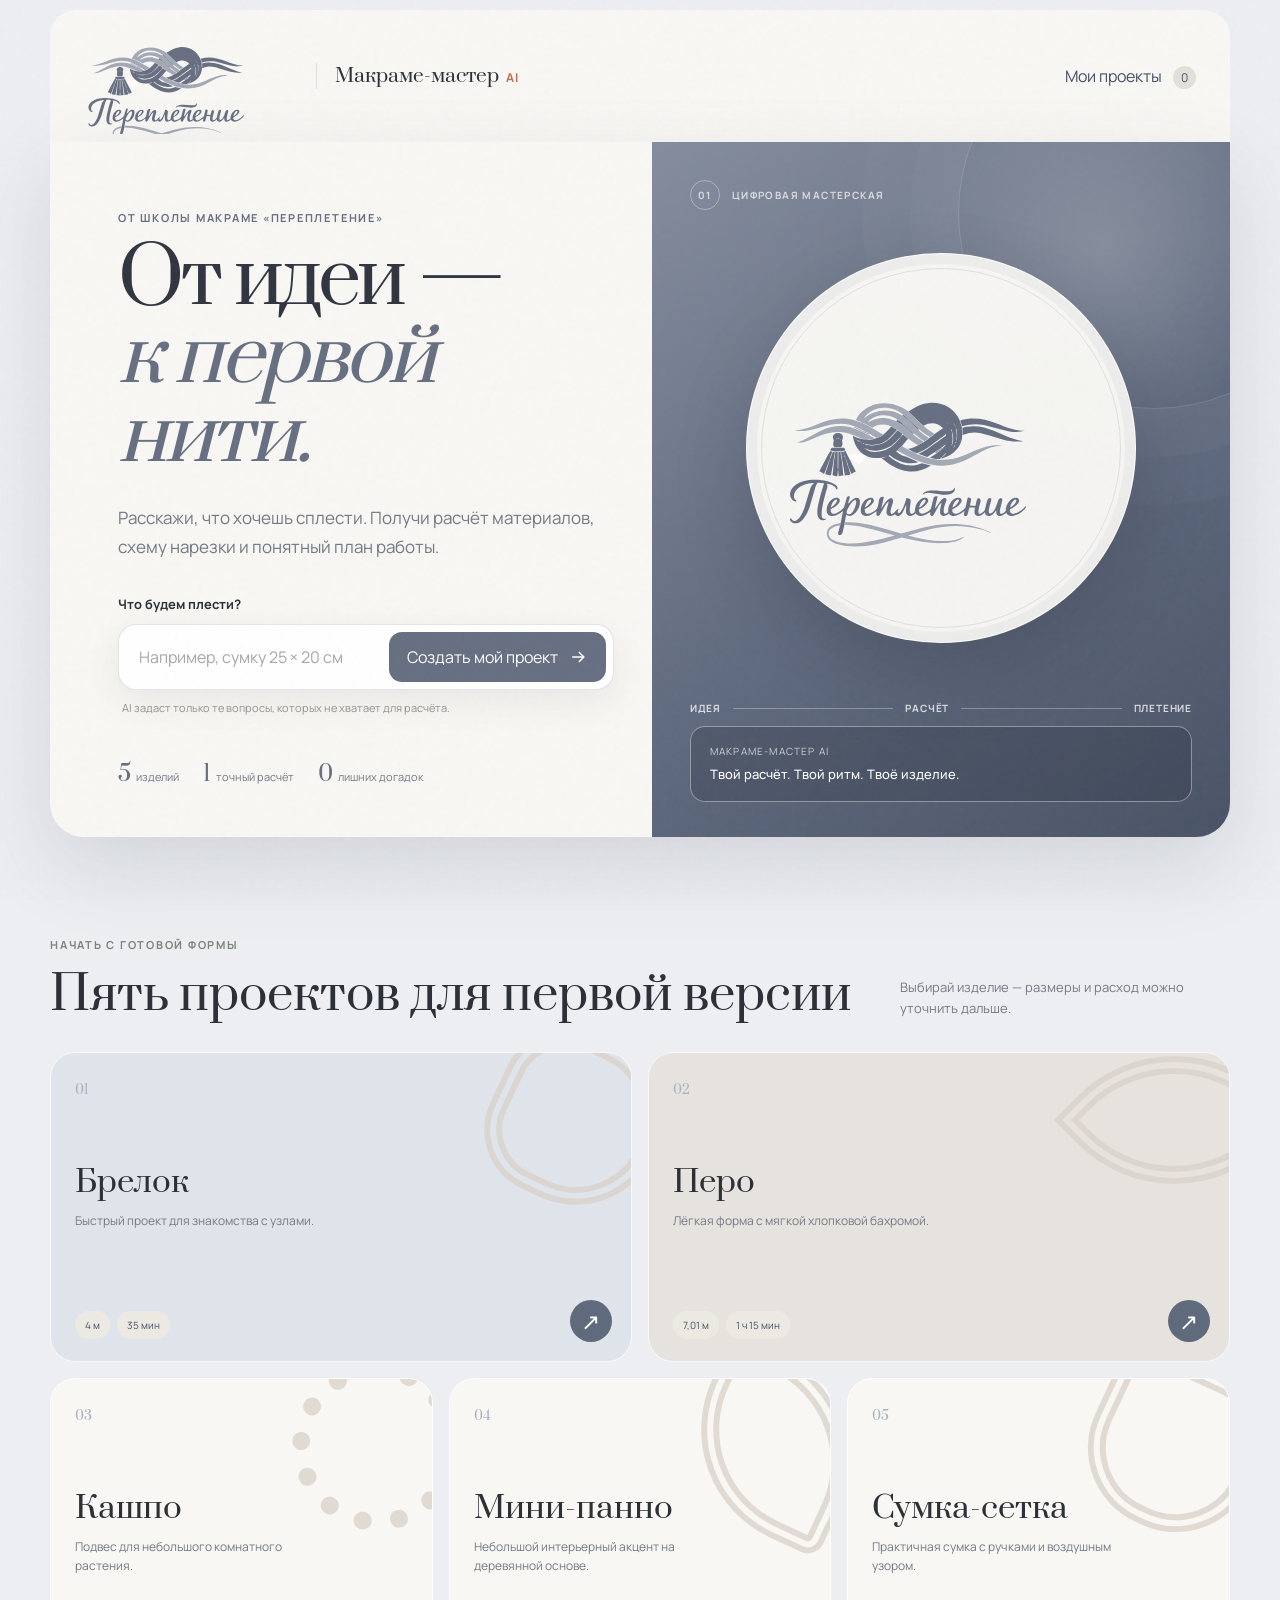
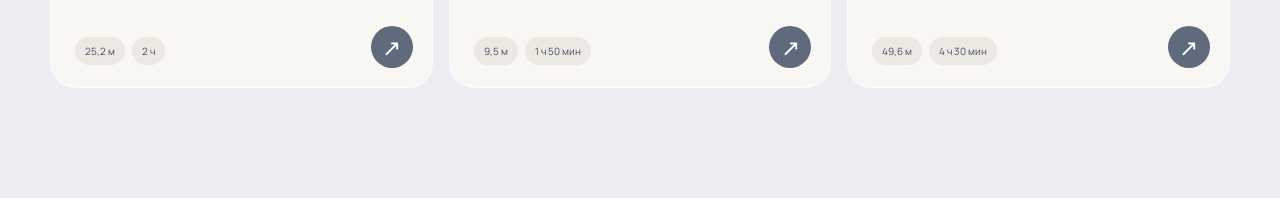
<file: index.html>
<!doctype html>
<html lang="ru">
<head>
  <meta charset="UTF-8" />
  <meta name="viewport" content="width=device-width, initial-scale=1" />
  <meta name="theme-color" content="#f4f1ec" />
  <title>Макраме-мастер AI</title>
  <link rel="preconnect" href="https://fonts.googleapis.com" />
  <link rel="preconnect" href="https://fonts.gstatic.com" crossorigin />
  <link href="https://fonts.googleapis.com/css2?family=Manrope:wght@400;500;600;700&family=Prata&display=swap" rel="stylesheet" />
  <link rel="stylesheet" href="styles.css?v=9" />
</head>
<body>
  <div class="grain" aria-hidden="true"></div>
  <header class="topbar">
    <a class="brand" href="#top" aria-label="Макраме-мастер AI — на главную">
      <span class="brand-logo-crop"><img class="brand-logo" src="perepletenie-logo.svg?v=2" alt="Переплетение" /></span>
      <span class="app-name"><b>Макраме-мастер</b><i>AI</i></span>
    </a>
    <button class="quiet-button" id="savedButton" type="button">Мои проекты <span>0</span></button>
  </header>

  <main id="top">
    <section class="hero screen active" id="homeScreen">
      <div class="hero-copy">
        <p class="eyebrow">От школы макраме «Переплетение»</p>
        <h1>От идеи —<br /><em>к первой нити.</em></h1>
        <p class="lead">Расскажи, что хочешь сплести. Получи расчёт материалов, схему нарезки и понятный план работы.</p>

        <form class="idea-box" id="ideaForm">
          <label for="ideaInput">Что будем плести?</label>
          <div class="idea-row">
            <input id="ideaInput" type="text" placeholder="Например, сумку 25 × 20 см" autocomplete="off" />
            <button type="submit" aria-label="Создать проект">
              <span>Создать мой проект</span>
              <svg viewBox="0 0 24 24" aria-hidden="true"><path d="M5 12h13M13 6l6 6-6 6" /></svg>
            </button>
          </div>
          <p class="hint">AI задаст только те вопросы, которых не хватает для расчёта.</p>
        </form>

        <div class="trust-row">
          <span><b>5</b> изделий</span>
          <span><b>1</b> точный расчёт</span>
          <span><b>0</b> лишних догадок</span>
        </div>
      </div>

      <div class="hero-art hero-brand-panel" aria-label="Фирменный знак школы макраме Переплетение">
        <div class="brand-panel-label"><span>01</span> цифровая мастерская</div>
        <div class="hero-logo-window">
          <img src="perepletenie-logo.svg?v=4" alt="Логотип школы макраме Переплетение" />
        </div>
        <div class="brand-flow" aria-label="Этапы создания проекта">
          <span>Идея</span><i></i><span>Расчёт</span><i></i><span>Плетение</span>
        </div>
        <div class="material-note brand-note">
          <span>Макраме-мастер AI</span>
          <strong>Твой расчёт. Твой ритм. Твоё изделие.</strong>
        </div>
      </div>
    </section>

    <section class="collection" aria-labelledby="collectionTitle">
      <div class="section-heading">
        <div>
          <p class="eyebrow">Начать с готовой формы</p>
          <h2 id="collectionTitle">Пять проектов для первой версии</h2>
        </div>
        <p>Выбирай изделие — размеры и расход можно уточнить дальше.</p>
      </div>
      <div class="project-grid" id="projectGrid"></div>
    </section>
  </main>

  <section class="weaving-screen" id="weavingScreen" hidden aria-labelledby="weavingTitle">
    <header class="weaving-topbar">
      <div class="weaving-brand">
        <span class="weaving-logo"><img src="perepletenie-logo.svg?v=8" alt="Переплетение" /></span>
        <span><small>Макраме-мастер AI</small><strong id="weavingProjectName">Брелок</strong></span>
      </div>
      <button class="quiet-button" id="exitWeavingButton" type="button">Выйти из проекта</button>
    </header>

    <div class="weaving-layout">
      <aside class="weaving-summary">
        <p class="eyebrow">Проект сохранён</p>
        <h2 id="weavingTitle">Начинаем плести</h2>
        <div class="project-facts" id="weavingFacts"></div>
        <div class="step-list" id="stepList" aria-label="Этапы проекта"></div>
      </aside>

      <main class="weaving-workspace">
        <div class="progress-head"><span id="stepCounter">Шаг 1 из 8</span><strong id="progressPercent">13%</strong></div>
        <div class="progress-track"><span id="progressBar"></span></div>

        <section class="video-lesson" aria-labelledby="videoLessonTitle">
          <div class="video-stage">
            <video id="lessonVideo" controls playsinline preload="metadata"></video>
            <div class="video-placeholder" id="videoPlaceholder">
              <span class="video-play-mark" aria-hidden="true">▶</span>
              <div>
                <strong>Место для видеоурока</strong>
                <small id="videoFileHint"></small>
              </div>
            </div>
          </div>
          <div class="video-caption">
            <div>
              <p class="eyebrow">Видеоурок к шагу</p>
              <h3 id="videoLessonTitle"></h3>
            </div>
            <span id="videoDuration">до 2 минут</span>
          </div>
          <p class="video-transcript" id="videoTranscript"></p>
        </section>

        <article class="step-card" id="stepCard">
          <div class="step-visual" id="stepVisual" aria-hidden="true"></div>
          <p class="eyebrow" id="stepEyebrow">Подготовка</p>
          <h2 id="stepTitle"></h2>
          <p class="step-description" id="stepDescription"></p>
          <div class="step-tip" id="stepTip"></div>
        </article>

        <div class="help-panel" id="helpPanel" hidden>
          <strong>Подсказка мастера</strong>
          <p id="helpText"></p>
        </div>

        <div class="weaving-actions">
          <button class="secondary-button" id="helpButton" type="button">Нужна помощь</button>
          <span class="action-spacer"></span>
          <button class="secondary-button" id="previousStepButton" type="button">Назад</button>
          <button class="primary-button" id="nextStepButton" type="button">Шаг готов</button>
        </div>
      </main>
    </div>
  </section>

  <dialog class="finish-dialog" id="finishDialog">
    <form class="dialog-shell feedback-form" id="feedbackForm">
      <button class="dialog-close" id="closeFinishButton" type="button" aria-label="Закрыть">×</button>
      <p class="eyebrow">Изделие готово</p>
      <h2>Как прошёл расчёт?</h2>
      <p class="dialog-description">Ответ поможет точнее рассчитывать следующие проекты.</p>
      <div class="field-grid">
        <label>Что со шнуром?<select id="cordResult" required><option value="">Выбрать</option><option value="left">Остался</option><option value="exact">Хватило точно</option><option value="short">Не хватило</option></select></label>
        <label>Сколько, см<input id="cordDifference" type="number" min="0" placeholder="Например, 25" /></label>
      </div>
      <label class="wide-field">Комментарий<textarea id="feedbackNote" rows="3" placeholder="Что изменить в расчёте или шагах?"></textarea></label>
      <label class="photo-field">Фото изделия<input id="feedbackPhoto" type="file" accept="image/*" /></label>
      <button class="primary-button" type="submit">Сохранить результат</button>
    </form>
  </dialog>

  <dialog class="project-dialog" id="projectDialog">
    <form method="dialog" class="dialog-shell" id="projectForm">
      <button class="dialog-close" value="cancel" aria-label="Закрыть">×</button>
      <div class="dialog-step" data-step="setup">
        <p class="eyebrow">Новый проект</p>
        <h2 id="dialogTitle">Настроим изделие</h2>
        <p id="dialogDescription" class="dialog-description"></p>
        <div class="field-grid">
          <label>Ширина, см<input id="widthInput" type="number" min="3" max="100" required /></label>
          <label>Высота, см<input id="heightInput" type="number" min="5" max="150" required /></label>
          <label>Шнур<select id="cordInput"><option value="3">3 мм</option><option value="4">4 мм</option><option value="5">5 мм</option></select></label>
          <label>Плотность<select id="densityInput"><option value="0.92">Свободная</option><option value="1" selected>Средняя</option><option value="1.12">Плотная</option></select></label>
        </div>
        <button class="primary-button" id="calculateButton" type="button">Рассчитать проект</button>
      </div>

      <div class="dialog-step" data-step="result" hidden>
        <p class="eyebrow">Проект готов</p>
        <h2 id="resultTitle"></h2>
        <div class="result-metrics" id="resultMetrics"></div>
        <div class="cut-card">
          <div class="cut-card-head"><h3>Схема нарезки</h3><span>с запасом</span></div>
          <div id="cutList"></div>
        </div>
        <p class="beta-note">Предварительный расчёт для закрытой беты. Не укорачивай нити до завершения этапа.</p>
        <div class="dialog-actions">
          <button class="secondary-button" id="backButton" type="button">Изменить</button>
          <button class="primary-button" id="saveButton" type="button">Сохранить и начать</button>
        </div>
      </div>
    </form>
  </dialog>

  <div class="toast" id="toast" role="status" aria-live="polite">Проект сохранён</div>
  <script src="app.js?v=8"></script>
</body>
</html>
</file>
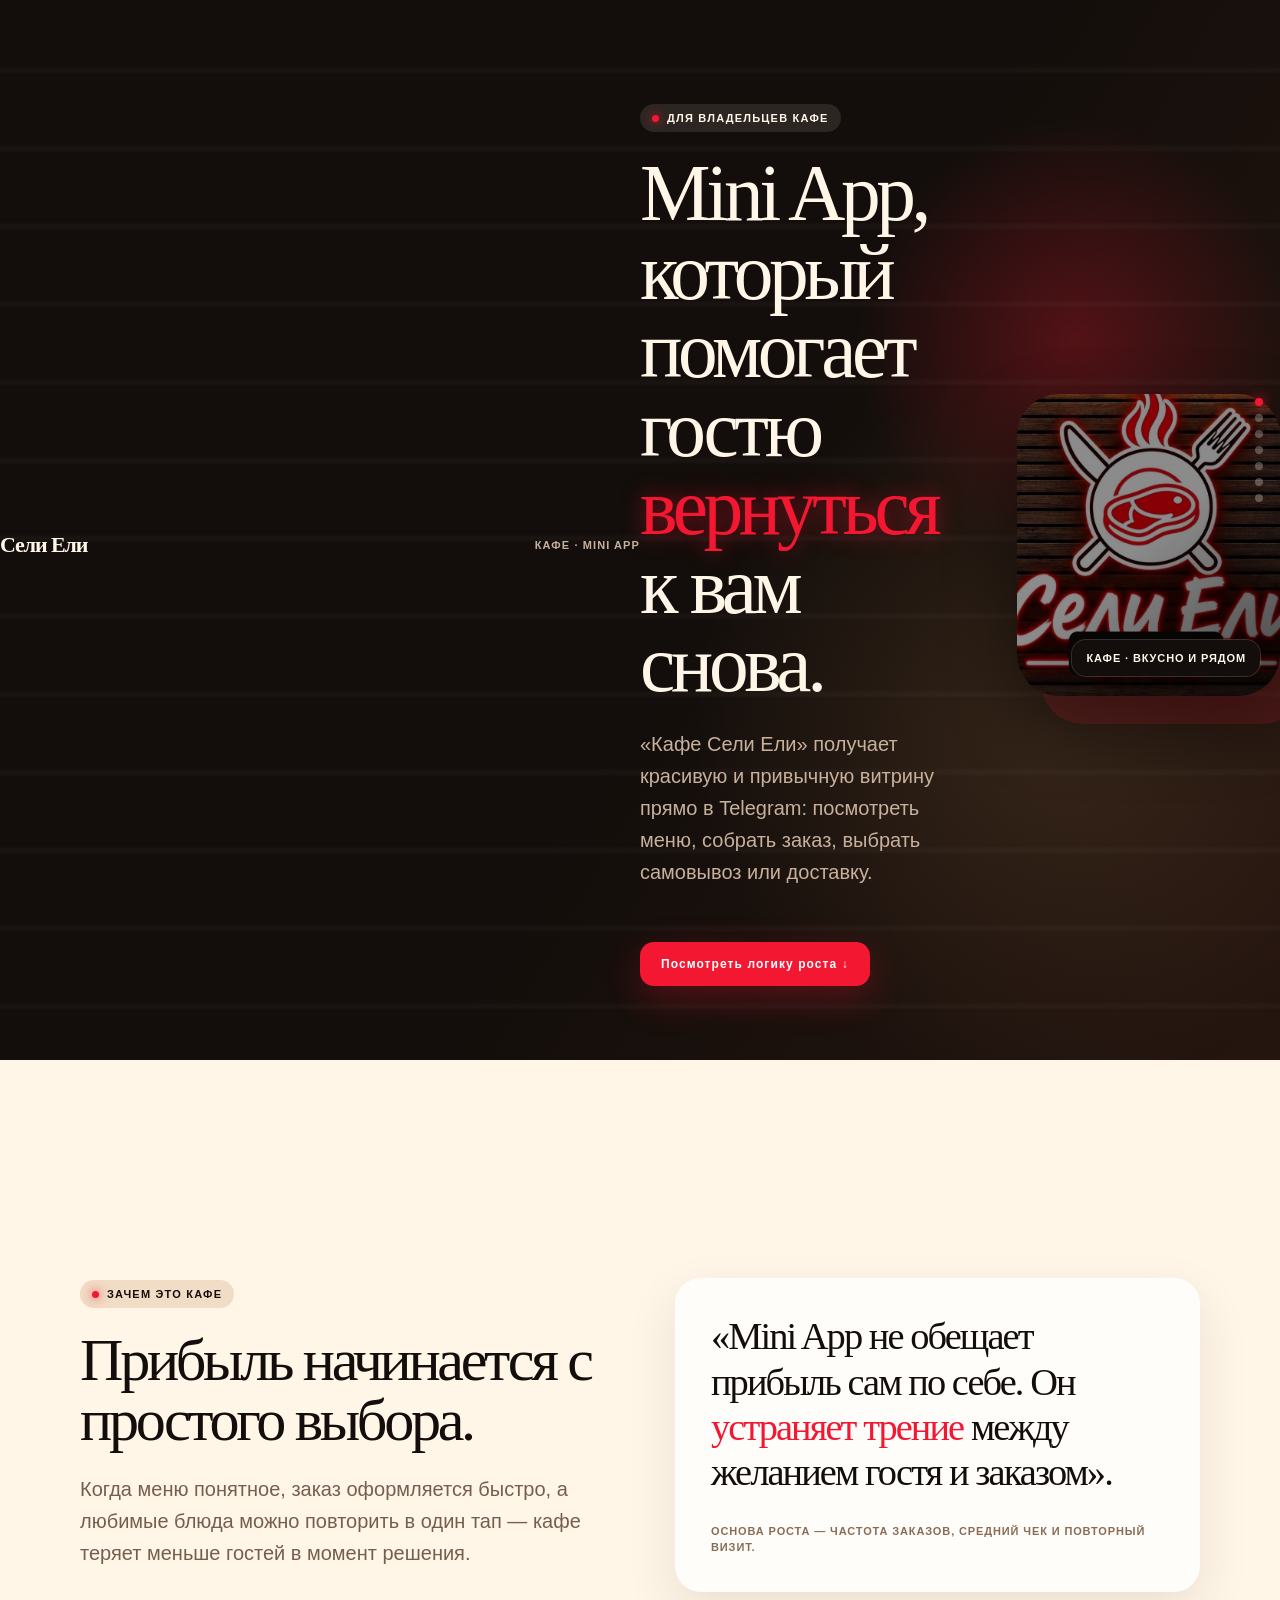
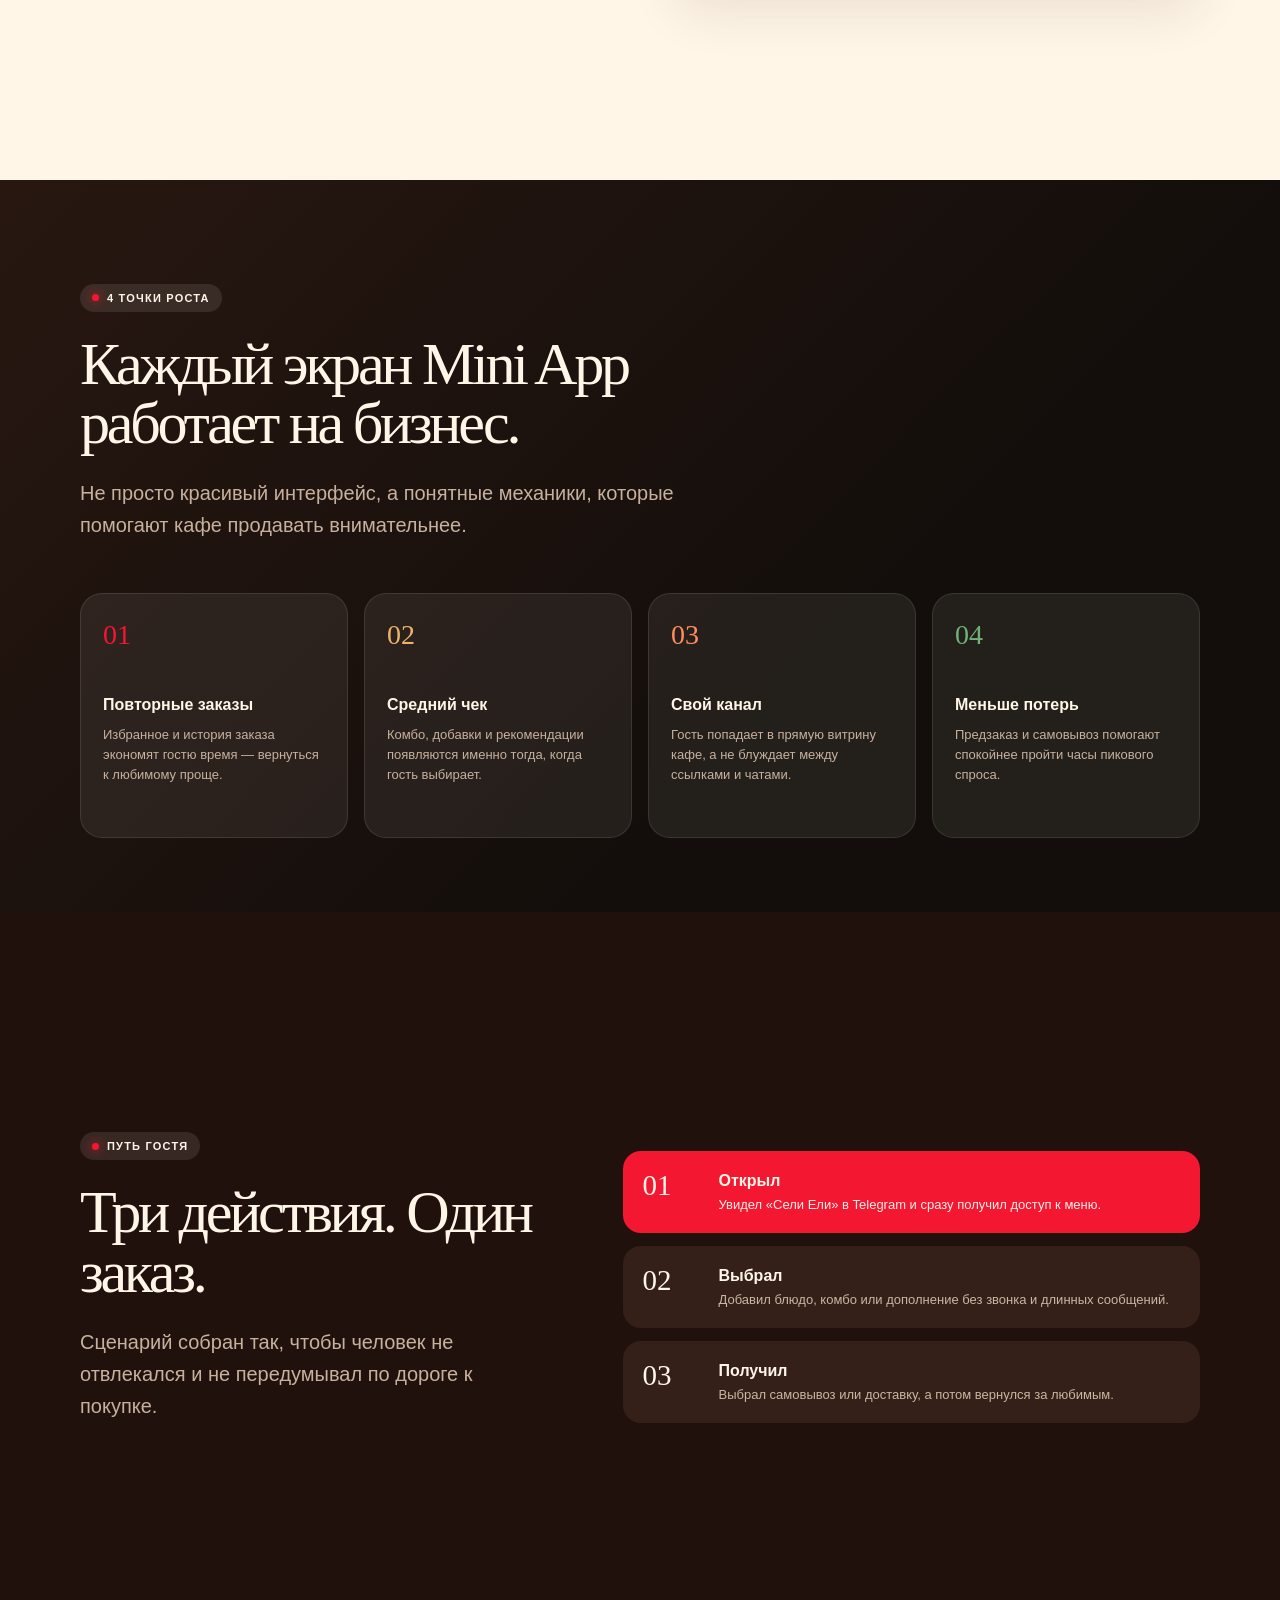
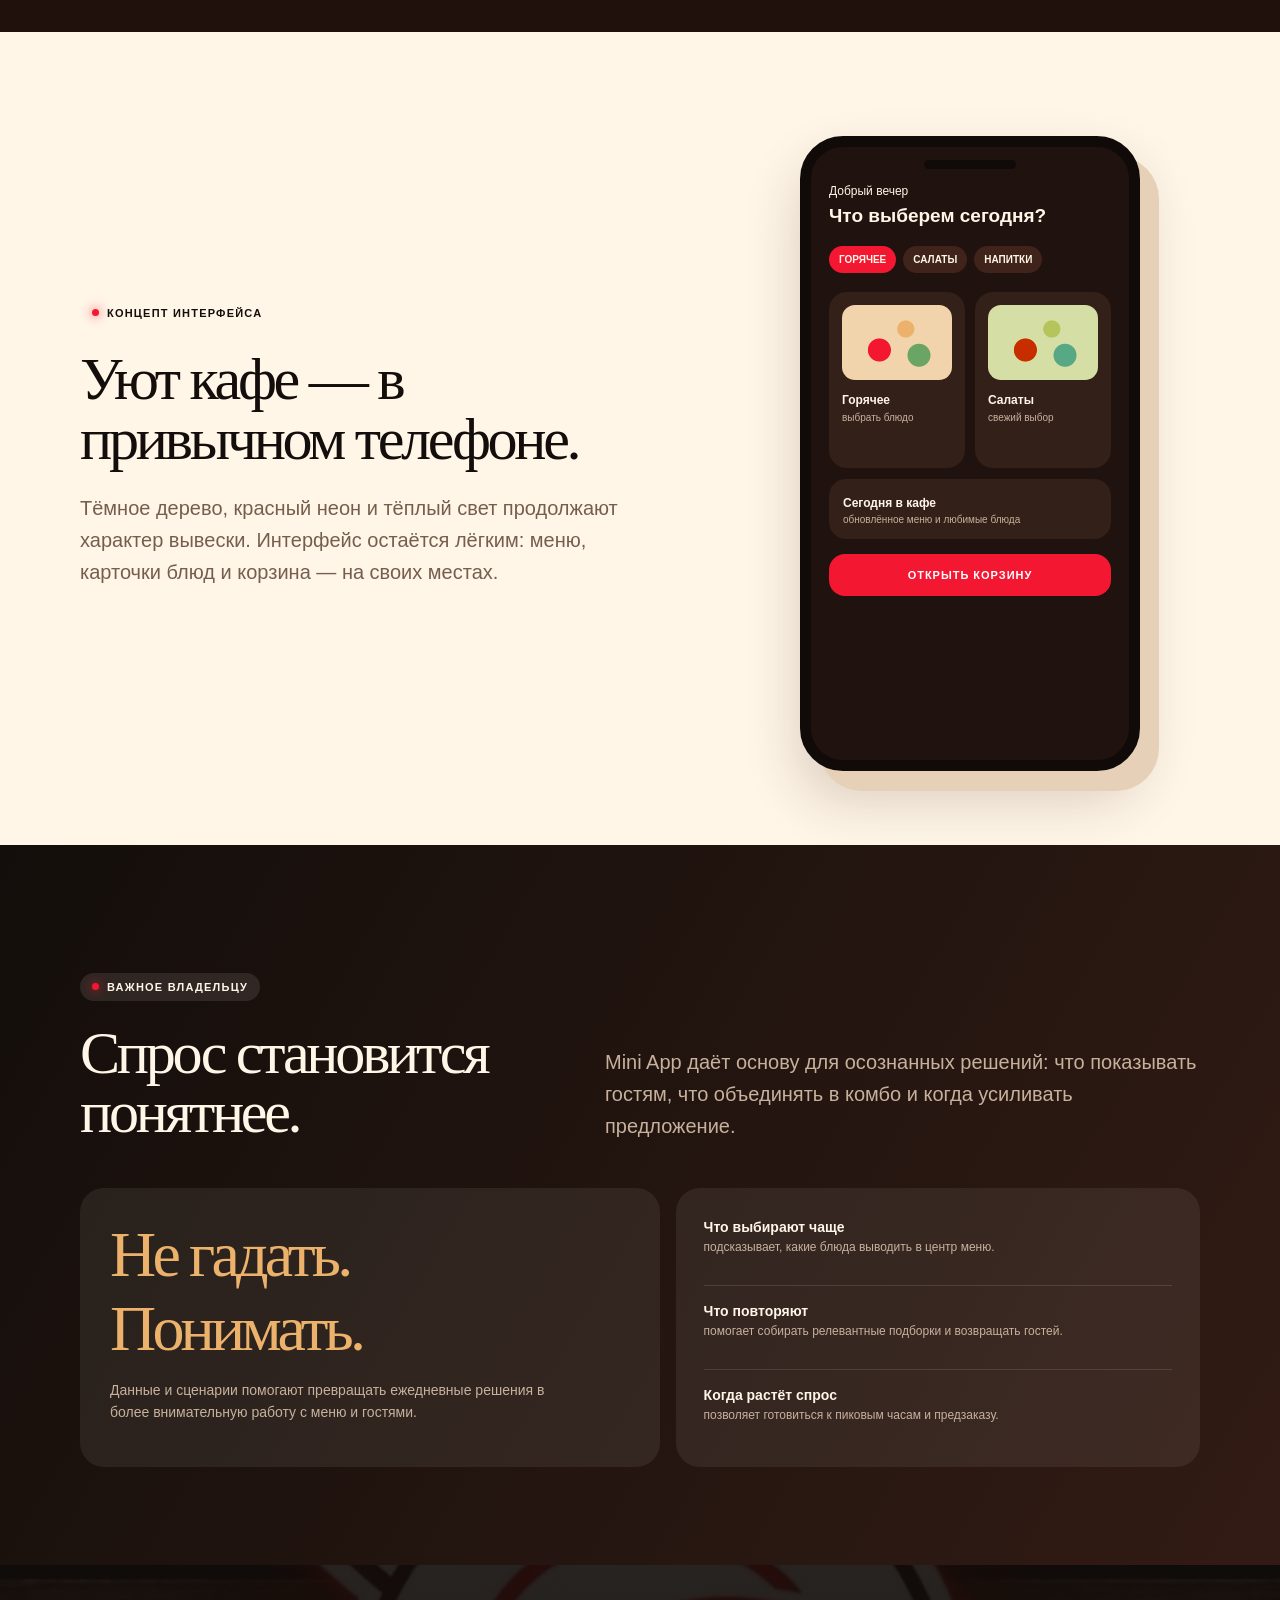
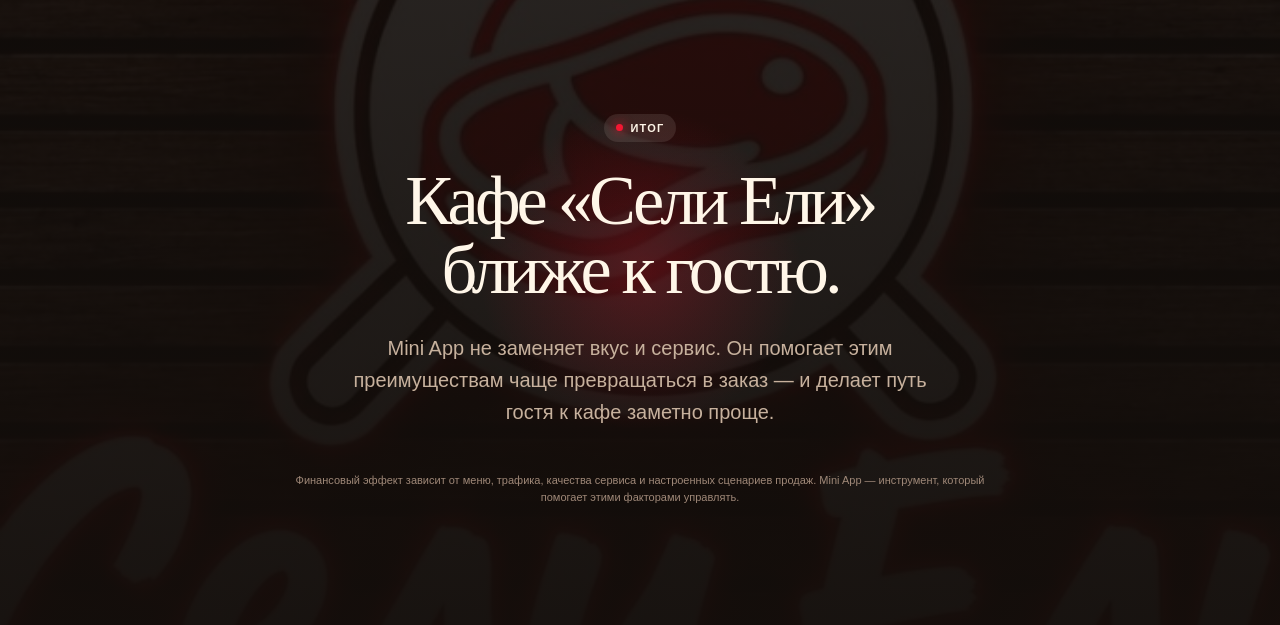
<file: kafe-seli-eli_mini-app.html>
<!doctype html>
<html lang="ru">
<head>
  <meta charset="utf-8">
  <meta name="viewport" content="width=device-width, initial-scale=1, viewport-fit=cover">
  <meta name="theme-color" content="#130e0b">
  <title>Кафе «Сели Ели» — Mini App</title>
  <style>
    :root{--ink:#130e0b;--coffee:#2a1711;--wood:#6d3822;--red:#f31732;--red-deep:#b30c20;--cream:#fff6e8;--milk:#f5e6d1;--gold:#ecb26b;--muted:#c7b19d;--green:#6fb176;--max:1120px}
    *{box-sizing:border-box} html{background:var(--ink);scroll-behavior:smooth} body{margin:0;color:var(--cream);font-family:"Trebuchet MS","Avenir Next",Arial,sans-serif;background:var(--ink);-webkit-font-smoothing:antialiased}
    .shell{width:min(var(--max),calc(100% - 40px));margin-inline:auto}.serif{font-family:Georgia,"Times New Roman",serif;font-weight:400;letter-spacing:-.055em}.eyebrow{display:inline-flex;gap:8px;align-items:center;border-radius:999px;padding:8px 12px;background:rgba(255,246,232,.10);font-size:11px;font-weight:800;letter-spacing:.11em;text-transform:uppercase}.eyebrow i{width:7px;height:7px;border-radius:50%;display:inline-block;background:var(--red);box-shadow:0 0 11px var(--red)}
    .topbar{height:70px;display:flex;align-items:center;justify-content:space-between;position:absolute;inset:0 0 auto;z-index:10}.topbar .name{font-family:Georgia,serif;font-weight:bold;letter-spacing:-.05em;font-size:22px}.topbar .tag{font-size:11px;letter-spacing:.1em;text-transform:uppercase;color:var(--muted);font-weight:bold}.slide{min-height:720px;padding:104px 0 74px;position:relative;overflow:hidden;display:flex;align-items:center}.slide h1,.slide h2{margin:0;font-family:Georgia,"Times New Roman",serif;font-weight:400;letter-spacing:-.055em;line-height:.99}.slide h1{font-size:clamp(48px,6.2vw,90px)}.slide h2{font-size:clamp(38px,4.7vw,65px)}.copy{font-size:clamp(16px,1.6vw,20px);line-height:1.6;color:var(--muted);max-width:595px;margin-top:24px}.label{font-size:12px;text-transform:uppercase;letter-spacing:.12em;font-weight:800;color:var(--gold)}
    .hero{background:radial-gradient(circle at 84% 32%,rgba(243,23,50,.27),transparent 17%),radial-gradient(circle at 82% 69%,rgba(236,178,107,.12),transparent 28%),linear-gradient(120deg,#130e0b 0%,#130e0b 55%,#25150f 100%)}.hero:after{content:"";position:absolute;inset:0;opacity:.28;background:repeating-linear-gradient(0deg,transparent 0 50px,rgba(255,255,255,.09) 52px 55px,transparent 58px 78px)}.hero .shell{position:relative;z-index:1}.hero-grid{display:grid;grid-template-columns:1.1fr .9fr;gap:56px;align-items:center}.hero h1{max-width:680px;margin-top:22px}.hero h1 em{font-style:normal;color:var(--red);text-shadow:0 0 22px rgba(243,23,50,.55)}.hero-cta{display:inline-flex;margin-top:34px;padding:15px 21px;border-radius:14px;color:#fff;background:var(--red);text-decoration:none;font-size:12px;letter-spacing:.09em;font-weight:900;box-shadow:0 12px 36px rgba(243,23,50,.28)}.logo-frame{position:relative;margin:0 auto;max-width:405px;aspect-ratio:.87;border-radius:42px;overflow:hidden;background:#301b13;box-shadow:24px 28px 0 rgba(243,23,50,.14),0 30px 70px rgba(0,0,0,.48)}.logo-frame img{display:block;width:100%;height:100%;object-fit:cover}.logo-frame:after{content:"";position:absolute;inset:0;background:linear-gradient(140deg,transparent 48%,rgba(0,0,0,.5));pointer-events:none}.logo-tag{position:absolute;right:20px;bottom:20px;z-index:2;padding:12px 14px;background:#130e0b;border-radius:14px;font-size:11px;font-weight:900;letter-spacing:.08em;text-transform:uppercase;box-shadow:0 0 0 1px rgba(255,255,255,.17)}
    .thesis{background:var(--cream);color:var(--ink)}.thesis .eyebrow{background:#f1dcc5}.thesis .split{display:grid;grid-template-columns:1fr 1fr;gap:70px;align-items:center}.thesis .copy{color:#765e4e}.quote{padding:36px;background:#fffdfa;border-radius:26px;box-shadow:0 20px 50px rgba(78,41,20,.11);font:clamp(24px,3vw,41px)/1.18 Georgia,serif;letter-spacing:-.05em}.quote b{font-weight:400;color:var(--red)}.quote small{display:block;margin-top:28px;font:700 11px/1.45 "Trebuchet MS",sans-serif;letter-spacing:.08em;text-transform:uppercase;color:#8a6c55}
    .profit{background:linear-gradient(135deg,#281711,#130e0b 65%)}.profit-head{max-width:700px}.profit-grid{display:grid;grid-template-columns:repeat(4,1fr);gap:16px;margin-top:52px}.profit-card{min-height:245px;padding:25px 22px;border-radius:22px;background:rgba(255,246,232,.07);border:1px solid rgba(255,246,232,.11);position:relative}.profit-card .n{font:28px Georgia,serif;color:var(--red)}.profit-card h3{margin:45px 0 11px;font-size:16px}.profit-card p{margin:0;font-size:13px;line-height:1.55;color:var(--muted)}.profit-card:nth-child(2) .n{color:var(--gold)}.profit-card:nth-child(3) .n{color:#ff8e5d}.profit-card:nth-child(4) .n{color:var(--green)}
    .journey{background:#20110d}.journey-grid{display:grid;grid-template-columns:.9fr 1.1fr;gap:70px;align-items:center}.journey .copy{max-width:470px}.route{display:grid;gap:13px}.route-card{display:grid;grid-template-columns:58px 1fr;gap:18px;padding:18px 20px;border-radius:18px;background:#342019;transition:.2s}.route-card:first-child{background:var(--red)}.route-card .num{font:29px Georgia,serif}.route-card h3{margin:3px 0 6px;font-size:16px}.route-card p{margin:0;font-size:13px;line-height:1.45;color:#cbb6a0}.route-card:first-child p{color:#fff0e8}.route-card:hover{transform:translateX(5px)}
    .product{background:var(--cream);color:var(--ink)}.product-grid{display:grid;grid-template-columns:1fr .8fr;gap:85px;align-items:center}.product .copy{color:#765e4e}.phone{position:relative;width:min(340px,80vw);height:635px;margin:auto;border:11px solid #100b08;border-radius:43px;background:#20120e;padding:37px 18px 16px;box-shadow:19px 20px 0 #e6d0b7,0 28px 55px rgba(66,37,19,.2)}.phone:before{content:"";position:absolute;top:13px;left:50%;transform:translateX(-50%);width:92px;height:9px;border-radius:9px;background:#100b08}.phone-top{color:var(--cream);font-size:12px}.phone-top b{display:block;font-size:19px;margin-top:7px}.chips{display:flex;gap:7px;margin:19px 0}.chips span{padding:8px 10px;border-radius:999px;background:#40231a;font-size:10px;color:var(--cream);font-weight:800}.chips span:first-child{background:var(--red)}.food-row{display:grid;grid-template-columns:1fr 1fr;gap:10px}.food-card{height:176px;padding:13px;border-radius:18px;background:#332018;color:var(--cream)}.dish{height:75px;border-radius:13px;background:radial-gradient(circle at 58% 32%,var(--gold) 0 10%,transparent 11%),radial-gradient(circle at 34% 60%,var(--red) 0 13%,transparent 14%),radial-gradient(circle at 70% 67%,#6ba565 0 12%,transparent 13%),#f2d4ac}.food-card b{display:block;font-size:12px;margin-top:13px}.food-card small{color:var(--muted);font-size:10px}.mini-order{padding:14px;margin-top:11px;border-radius:17px;background:#332018;color:var(--cream)}.mini-order b{font-size:12px}.mini-order span{display:block;font-size:10px;color:var(--muted);margin-top:3px}.phone-button{margin-top:15px;padding:15px;background:var(--red);border-radius:16px;text-align:center;color:#fff;font-size:11px;font-weight:900;letter-spacing:.09em}
    .owner{background:linear-gradient(120deg,#130e0b,#321b14)}.owner-head{display:flex;justify-content:space-between;gap:40px;align-items:end}.owner-head .copy{margin-bottom:0}.owner-grid{display:grid;grid-template-columns:1.05fr .95fr;gap:16px;margin-top:46px}.owner-big,.owner-list{background:rgba(255,246,232,.07);border-radius:24px;padding:30px}.owner-big .big{font:clamp(39px,5vw,66px) Georgia,serif;color:var(--gold);letter-spacing:-.06em}.owner-big p{color:var(--muted);font-size:14px;line-height:1.55;max-width:450px}.owner-list{display:grid;gap:0;padding:14px 28px}.owner-list div{padding:16px 0;border-bottom:1px solid rgba(255,246,232,.12)}.owner-list div:last-child{border:0}.owner-list b{font-size:14px}.owner-list span{display:block;color:var(--muted);font-size:12px;margin-top:4px}
    .final{min-height:660px;text-align:center;background:radial-gradient(circle at 50% 46%,rgba(243,23,50,.24),transparent 22%),linear-gradient(rgba(19,14,11,.83),rgba(19,14,11,.96)),url('[data-uri]') center/cover}.final .shell{max-width:820px}.final .eyebrow{margin-bottom:24px}.final h2{font-size:clamp(44px,5.5vw,78px)}.final .copy{margin:27px auto 0}.final .note{margin:44px auto 0;color:#9f8878;font-size:11px;max-width:690px;line-height:1.55}
    .progress{position:fixed;right:17px;top:50%;transform:translateY(-50%);z-index:20;display:grid;gap:8px}.progress a{width:8px;height:8px;border-radius:50%;background:rgba(255,246,232,.28);display:block}.progress a:first-child{background:var(--red);box-shadow:0 0 12px var(--red)}
    @media(max-width:850px){.slide{min-height:auto;padding:88px 0}.hero{min-height:760px;padding-top:45px}.hero-grid,.thesis .split,.journey-grid,.product-grid,.owner-grid{grid-template-columns:1fr;gap:40px}.hero-grid{align-items:start}.logo-frame{width:285px;max-width:none;margin:0 auto}.profit-grid{grid-template-columns:1fr 1fr}.owner-head{display:block}.owner-head .copy{margin-top:20px}.topbar{position:relative;height:64px}.progress{display:none}.phone{height:590px}.final{min-height:590px}.final .shell{padding:0 6px}}
    @media(max-width:480px){.shell{width:min(100% - 28px,var(--max))}.topbar .tag{display:none}.slide{padding:68px 0}.hero{padding-top:20px}.hero-grid{gap:33px}.hero h1{font-size:48px}.copy{font-size:16px}.profit-grid{grid-template-columns:1fr}.profit-card{min-height:180px}.profit-card h3{margin-top:26px}.quote{padding:27px 22px}.phone{width:294px;height:560px}.food-card{height:154px}.logo-frame{width:245px}.final h2{font-size:45px}}
  </style>
</head>
<body>
  <nav class="progress" aria-label="Навигация по презентации"><a href="#start"></a><a href="#meaning"></a><a href="#profit"></a><a href="#journey"></a><a href="#product"></a><a href="#owner"></a><a href="#end"></a></nav>
  <section class="slide hero" id="start">
    <div class="shell topbar"><span class="name">Сели Ели</span><span class="tag">Кафе · Mini App</span></div>
    <div class="shell hero-grid">
      <div><span class="eyebrow"><i></i>Для владельцев кафе</span><h1>Mini App, который помогает гостю <em>вернуться</em> к вам снова.</h1><p class="copy">«Кафе Сели Ели» получает красивую и привычную витрину прямо в Telegram: посмотреть меню, собрать заказ, выбрать самовывоз или доставку.</p><a class="hero-cta" href="#profit">Посмотреть логику роста ↓</a></div>
      <div class="logo-frame"><img src="[data-uri]" alt="Логотип кафе Сели Ели"><span class="logo-tag">Кафе · вкусно и рядом</span></div>
    </div>
  </section>

  <section class="slide thesis" id="meaning"><div class="shell split"><div><span class="eyebrow"><i></i>Зачем это кафе</span><h2 style="margin-top:22px">Прибыль начинается с простого выбора.</h2><p class="copy">Когда меню понятное, заказ оформляется быстро, а любимые блюда можно повторить в один тап — кафе теряет меньше гостей в момент решения.</p></div><div class="quote">«Mini App не обещает прибыль сам по себе. Он <b>устраняет трение</b> между желанием гостя и заказом».<small>Основа роста — частота заказов, средний чек и повторный визит.</small></div></div></section>

  <section class="slide profit" id="profit"><div class="shell"><div class="profit-head"><span class="eyebrow"><i></i>4 точки роста</span><h2 style="margin-top:22px">Каждый экран Mini App работает на бизнес.</h2><p class="copy">Не просто красивый интерфейс, а понятные механики, которые помогают кафе продавать внимательнее.</p></div><div class="profit-grid"><article class="profit-card"><span class="n">01</span><h3>Повторные заказы</h3><p>Избранное и история заказа экономят гостю время — вернуться к любимому проще.</p></article><article class="profit-card"><span class="n">02</span><h3>Средний чек</h3><p>Комбо, добавки и рекомендации появляются именно тогда, когда гость выбирает.</p></article><article class="profit-card"><span class="n">03</span><h3>Свой канал</h3><p>Гость попадает в прямую витрину кафе, а не блуждает между ссылками и чатами.</p></article><article class="profit-card"><span class="n">04</span><h3>Меньше потерь</h3><p>Предзаказ и самовывоз помогают спокойнее пройти часы пикового спроса.</p></article></div></div></section>

  <section class="slide journey" id="journey"><div class="shell journey-grid"><div><span class="eyebrow"><i></i>Путь гостя</span><h2 style="margin-top:22px">Три действия. Один заказ.</h2><p class="copy">Сценарий собран так, чтобы человек не отвлекался и не передумывал по дороге к покупке.</p></div><div class="route"><article class="route-card"><span class="num">01</span><div><h3>Открыл</h3><p>Увидел «Сели Ели» в Telegram и сразу получил доступ к меню.</p></div></article><article class="route-card"><span class="num">02</span><div><h3>Выбрал</h3><p>Добавил блюдо, комбо или дополнение без звонка и длинных сообщений.</p></div></article><article class="route-card"><span class="num">03</span><div><h3>Получил</h3><p>Выбрал самовывоз или доставку, а потом вернулся за любимым.</p></div></article></div></div></section>

  <section class="slide product" id="product"><div class="shell product-grid"><div><span class="eyebrow"><i></i>Концепт интерфейса</span><h2 style="margin-top:22px">Уют кафе — в привычном телефоне.</h2><p class="copy">Тёмное дерево, красный неон и тёплый свет продолжают характер вывески. Интерфейс остаётся лёгким: меню, карточки блюд и корзина — на своих местах.</p></div><div class="phone" aria-label="Макет главного экрана приложения"><div class="phone-top">Добрый вечер<b>Что выберем сегодня?</b></div><div class="chips"><span>ГОРЯЧЕЕ</span><span>САЛАТЫ</span><span>НАПИТКИ</span></div><div class="food-row"><div class="food-card"><div class="dish"></div><b>Горячее</b><small>выбрать блюдо</small></div><div class="food-card"><div class="dish" style="filter:hue-rotate(35deg)"></div><b>Салаты</b><small>свежий выбор</small></div></div><div class="mini-order"><b>Сегодня в кафе</b><span>обновлённое меню и любимые блюда</span></div><div class="phone-button">ОТКРЫТЬ КОРЗИНУ</div></div></div></section>

  <section class="slide owner" id="owner"><div class="shell"><div class="owner-head"><div><span class="eyebrow"><i></i>Важное владельцу</span><h2 style="margin-top:22px">Спрос становится понятнее.</h2></div><p class="copy">Mini App даёт основу для осознанных решений: что показывать гостям, что объединять в комбо и когда усиливать предложение.</p></div><div class="owner-grid"><div class="owner-big"><div class="big">Не гадать.<br>Понимать.</div><p>Данные и сценарии помогают превращать ежедневные решения в более внимательную работу с меню и гостями.</p></div><div class="owner-list"><div><b>Что выбирают чаще</b><span>подсказывает, какие блюда выводить в центр меню.</span></div><div><b>Что повторяют</b><span>помогает собирать релевантные подборки и возвращать гостей.</span></div><div><b>Когда растёт спрос</b><span>позволяет готовиться к пиковым часам и предзаказу.</span></div></div></div></div></section>

  <section class="slide final" id="end"><div class="shell"><span class="eyebrow"><i></i>Итог</span><h2>Кафе «Сели Ели»<br>ближе к гостю.</h2><p class="copy">Mini App не заменяет вкус и сервис. Он помогает этим преимуществам чаще превращаться в заказ — и делает путь гостя к кафе заметно проще.</p><p class="note">Финансовый эффект зависит от меню, трафика, качества сервиса и настроенных сценариев продаж. Mini App — инструмент, который помогает этими факторами управлять.</p></div></section>
</body>
</html>
</file>
<file: styles.css>
:root {
  --paper: #f4f1ec;
  --card: #fbfaf7;
  --ink: #2d3037;
  --muted: #747983;
  --blue: #606a7d;
  --blue-deep: #465064;
  --blue-pale: #aab2c0;
  --sage: #79857b;
  --thread: #d8d1c8;
  --accent: #b86f55;
  --line: rgba(70, 80, 100, .15);
  --shadow: 0 24px 70px rgba(57, 61, 70, .12);
}

* { box-sizing: border-box; }
html { scroll-behavior: smooth; }
body {
  margin: 0;
  min-width: 320px;
  color: var(--ink);
  background: var(--paper);
  font-family: "Manrope", sans-serif;
}
button, input, select { font: inherit; }
button { cursor: pointer; }
.grain {
  position: fixed;
  inset: 0;
  z-index: 10;
  opacity: .055;
  pointer-events: none;
  background-image: url("data:image/svg+xml,%3Csvg viewBox='0 0 180 180' xmlns='http://www.w3.org/2000/svg'%3E%3Cfilter id='n'%3E%3CfeTurbulence type='fractalNoise' baseFrequency='.85' numOctaves='4' stitchTiles='stitch'/%3E%3C/filter%3E%3Crect width='100%25' height='100%25' filter='url(%23n)' opacity='.5'/%3E%3C/svg%3E");
}

.topbar {
  width: min(1180px, calc(100% - 40px));
  height: 132px;
  margin: auto;
  display: flex;
  align-items: center;
  justify-content: space-between;
}
.brand { color: inherit; display: flex; align-items: center; gap: 18px; text-decoration: none; }
.brand-logo-crop { width: 220px; height: 116px; display: block; overflow: hidden; flex: 0 0 auto; }
.brand-logo { width: 220px; height: 220px; display: block; object-fit: contain; transform: translateY(-51px); }
.brand .app-name { display: flex; align-items: baseline; gap: 7px; padding-left: 18px; border-left: 1px solid var(--line); }
.brand b { font-family: "Prata", serif; font-size: 19px; font-weight: 400; }
.brand i { color: var(--accent); font-size: 12px; font-style: normal; font-weight: 700; letter-spacing: .12em; }
.quiet-button { border: 0; color: var(--blue-deep); background: transparent; }
.quiet-button span { margin-left: 8px; padding: 3px 8px; border-radius: 20px; background: #e3e0da; font-size: 12px; }

.hero {
  width: min(1180px, calc(100% - 40px));
  min-height: 650px;
  margin: 8px auto 88px;
  border: 1px solid rgba(255,255,255,.7);
  border-radius: 36px;
  background: rgba(251, 250, 247, .72);
  box-shadow: var(--shadow);
  overflow: hidden;
  display: grid;
  grid-template-columns: 1.02fr .98fr;
}
.hero-copy { position: relative; z-index: 2; padding: 76px 38px 48px 68px; }
.eyebrow { margin: 0 0 16px; color: var(--sage); font-size: 11px; font-weight: 700; letter-spacing: .16em; text-transform: uppercase; }
h1, h2 { font-family: "Prata", serif; font-weight: 400; }
h1 { margin: 0; font-size: clamp(53px, 6vw, 84px); line-height: 1.02; letter-spacing: -.045em; }
h1 em { color: var(--blue); font-style: italic; }
.lead { max-width: 540px; margin: 27px 0 34px; color: var(--muted); font-size: 17px; line-height: 1.72; }

.idea-box { max-width: 580px; }
.idea-box > label { display: block; margin-bottom: 11px; font-size: 13px; font-weight: 700; }
.idea-row { display: flex; padding: 7px; border: 1px solid var(--line); border-radius: 18px; background: #fff; box-shadow: 0 12px 34px rgba(49,53,61,.08); }
.idea-row input { min-width: 0; flex: 1; border: 0; outline: 0; padding: 10px 13px; color: var(--ink); background: transparent; }
.idea-row input::placeholder { color: #a5a7aa; }
.idea-row button, .primary-button {
  border: 0;
  border-radius: 13px;
  color: #fff;
  background: var(--blue-deep);
  transition: transform .2s, background .2s;
}
.idea-row button { min-height: 50px; padding: 0 18px; display: flex; align-items: center; gap: 10px; }
.idea-row button:hover, .primary-button:hover { background: var(--accent); transform: translateY(-2px); }
.idea-row svg { width: 20px; fill: none; stroke: currentColor; stroke-width: 1.8; }
.hint { margin: 10px 4px 0; color: #93928f; font-size: 11px; }
.trust-row { display: flex; gap: 24px; margin-top: 44px; color: var(--muted); font-size: 11px; }
.trust-row span { display: flex; align-items: baseline; gap: 5px; }
.trust-row b { color: var(--blue-deep); font-family: "Prata", serif; font-size: 22px; font-weight: 400; }

.hero-art { position: relative; min-height: 650px; background: linear-gradient(145deg, #dce0e5 0%, #b9c0cb 48%, #747e91 100%); overflow: hidden; }
.hero-art::before { content: ""; position: absolute; width: 470px; height: 470px; right: -145px; top: -110px; border: 1px solid rgba(255,255,255,.38); border-radius: 50%; box-shadow: 0 0 0 55px rgba(255,255,255,.05), 0 0 0 110px rgba(255,255,255,.04); }
.knot { position: absolute; width: 114%; left: -8%; top: 80px; overflow: visible; filter: drop-shadow(0 18px 20px rgba(46,52,65,.18)); }
.cord { fill: none; stroke-width: 34; stroke-linecap: round; }
.cord.light { stroke: #edf0f2; }
.cord.dark { stroke: #566174; }
.cord.mid { stroke: #aeb7c4; }
.cord.pale { stroke: #d8dde3; }
.tail { fill: none; stroke: #eef0f2; stroke-width: 21; stroke-linecap: round; }
.spool { position: absolute; right: 44px; bottom: 55px; width: 126px; height: 122px; opacity: .7; }
.spool-line { position: absolute; inset: 8px; border: 2px solid rgba(255,255,255,.65); border-radius: 48% 52% 46% 54%; }
.line-two { inset: 20px 4px 4px 18px; transform: rotate(34deg); }
.line-three { inset: 5px 24px 18px 2px; transform: rotate(70deg); }
.spool-core { position: absolute; inset: 46px; border-radius: 50%; background: rgba(255,255,255,.7); }
.material-note { position: absolute; left: 38px; right: 190px; bottom: 44px; padding: 17px 20px; border: 1px solid rgba(255,255,255,.4); border-radius: 15px; color: #fff; background: rgba(54,61,75,.26); backdrop-filter: blur(11px); }
.material-note span { display: block; margin-bottom: 4px; opacity: .72; font-size: 10px; letter-spacing: .12em; text-transform: uppercase; }
.material-note strong { font-size: 13px; font-weight: 500; }

.collection { width: min(1180px, calc(100% - 40px)); margin: 0 auto 110px; }
.section-heading { display: flex; align-items: end; justify-content: space-between; gap: 30px; margin-bottom: 28px; }
.section-heading h2 { margin: 0; font-size: clamp(31px, 4vw, 47px); line-height: 1.18; }
.section-heading > p { max-width: 330px; margin: 0 0 5px; color: var(--muted); font-size: 13px; line-height: 1.6; }
.project-grid { display: grid; grid-template-columns: repeat(12, 1fr); gap: 16px; }
.project-card { position: relative; min-height: 310px; padding: 24px; border: 1px solid rgba(255,255,255,.72); border-radius: 25px; overflow: hidden; background: var(--card); transition: transform .25s, box-shadow .25s; }
.project-card:nth-child(1), .project-card:nth-child(2) { grid-column: span 6; }
.project-card:nth-child(n+3) { grid-column: span 4; }
.project-card:hover { transform: translateY(-5px); box-shadow: 0 20px 45px rgba(54,60,72,.1); }
.card-number { color: var(--blue-pale); font-family: "Prata", serif; font-size: 13px; }
.project-card h3 { position: relative; z-index: 2; margin: 62px 0 8px; font-family: "Prata", serif; font-size: 31px; font-weight: 400; }
.project-card p { position: relative; z-index: 2; max-width: 260px; margin: 0; color: var(--muted); font-size: 12px; line-height: 1.6; }
.card-meta { position: absolute; z-index: 2; left: 24px; bottom: 22px; display: flex; gap: 7px; }
.card-meta span { padding: 7px 10px; border-radius: 20px; color: var(--blue-deep); background: #ece9e3; font-size: 10px; }
.card-button { position: absolute; z-index: 3; right: 19px; bottom: 19px; width: 42px; height: 42px; border: 0; border-radius: 50%; color: #fff; background: var(--blue); font-size: 23px; transition: transform .2s, background .2s; }
.card-button:hover { transform: rotate(-8deg) scale(1.08); background: var(--accent); }
.card-shape { position: absolute; width: 170px; height: 170px; right: -30px; top: -18px; opacity: .75; border: 18px double var(--thread); border-radius: 44% 56% 57% 43%; transform: rotate(25deg); }
.project-card:nth-child(2) .card-shape { border-radius: 80% 0 80% 0; transform: rotate(45deg); }
.project-card:nth-child(3) .card-shape { border-radius: 50%; border-style: dotted; }
.project-card:nth-child(4) .card-shape { border-radius: 10% 70% 10% 70%; }
.project-card:nth-child(5) .card-shape { border-radius: 20% 20% 48% 48%; }

.project-dialog { width: min(610px, calc(100% - 24px)); max-height: calc(100vh - 24px); padding: 0; border: 0; border-radius: 28px; color: var(--ink); background: var(--card); box-shadow: 0 35px 100px rgba(30,34,42,.27); }
.project-dialog::backdrop { background: rgba(41,45,53,.48); backdrop-filter: blur(5px); }
.dialog-shell { position: relative; padding: 42px; }
.dialog-close { position: absolute; right: 18px; top: 16px; width: 35px; height: 35px; border: 0; border-radius: 50%; color: var(--muted); background: #ece9e3; font-size: 22px; }
.dialog-step h2 { margin: 0; font-size: 39px; line-height: 1.15; }
.dialog-description { margin: 13px 0 27px; color: var(--muted); font-size: 13px; line-height: 1.6; }
.field-grid { display: grid; grid-template-columns: 1fr 1fr; gap: 14px; }
.field-grid label { color: var(--muted); font-size: 11px; font-weight: 600; }
.field-grid input, .field-grid select { width: 100%; margin-top: 7px; padding: 13px 14px; border: 1px solid var(--line); border-radius: 12px; outline: 0; color: var(--ink); background: #fff; }
.field-grid input:focus, .field-grid select:focus { border-color: var(--blue); box-shadow: 0 0 0 3px rgba(96,106,125,.1); }
.primary-button, .secondary-button { min-height: 50px; padding: 0 20px; border-radius: 13px; font-weight: 600; }
.dialog-step > .primary-button { width: 100%; margin-top: 24px; }
.result-metrics { margin: 24px 0 16px; display: grid; grid-template-columns: repeat(3, 1fr); gap: 9px; }
.metric { padding: 14px 12px; border-radius: 13px; background: #ebe8e2; }
.metric b { display: block; color: var(--blue-deep); font-family: "Prata", serif; font-size: 22px; font-weight: 400; }
.metric span { color: var(--muted); font-size: 9px; text-transform: uppercase; letter-spacing: .08em; }
.cut-card { padding: 19px; border: 1px solid var(--line); border-radius: 16px; background: #fff; }
.cut-card-head { display: flex; align-items: center; justify-content: space-between; margin-bottom: 7px; }
.cut-card h3 { margin: 0; font-family: "Prata", serif; font-size: 20px; font-weight: 400; }
.cut-card-head span { color: var(--sage); font-size: 10px; text-transform: uppercase; }
.cut-row { display: flex; align-items: center; justify-content: space-between; padding: 11px 0; border-bottom: 1px dashed var(--line); font-size: 12px; }
.cut-row:last-child { border-bottom: 0; }
.cut-row strong { color: var(--blue-deep); }
.beta-note { color: var(--muted); font-size: 10px; line-height: 1.55; }
.dialog-actions { display: grid; grid-template-columns: .7fr 1.3fr; gap: 10px; margin-top: 18px; }
.secondary-button { border: 1px solid var(--line); color: var(--blue-deep); background: transparent; }
.toast { position: fixed; z-index: 20; left: 50%; bottom: 26px; padding: 13px 20px; border-radius: 30px; color: #fff; background: var(--blue-deep); opacity: 0; transform: translate(-50%, 20px); transition: .25s; pointer-events: none; }
.toast.show { opacity: 1; transform: translate(-50%, 0); }

@media (max-width: 860px) {
  .hero { grid-template-columns: 1fr; }
  .hero-copy { padding: 56px 34px 42px; }
  .hero-art { min-height: 430px; }
  .knot { top: 20px; }
  .project-card:nth-child(n) { grid-column: span 6; }
}
@media (max-width: 600px) {
  .topbar { width: calc(100% - 24px); height: 108px; }
  .brand { gap: 8px; }
  .brand b { font-size: 13px; }
  .brand-logo-crop { width: 145px; height: 92px; }
  .brand-logo { width: 160px; height: 160px; transform: translate(-7px, -35px); }
  .brand .app-name { gap: 4px; padding-left: 9px; }
  .quiet-button { font-size: 0; }
  .quiet-button span { font-size: 11px; }
  .hero, .collection { width: calc(100% - 20px); }
  .hero { min-height: auto; margin-top: 0; border-radius: 25px; }
  .hero-copy { padding: 42px 22px 34px; }
  h1 { font-size: 47px; }
  .lead { font-size: 14px; }
  .idea-row { display: block; }
  .idea-row input { width: 100%; min-height: 48px; }
  .idea-row button { width: 100%; justify-content: center; }
  .trust-row { gap: 13px; justify-content: space-between; }
  .trust-row span { display: block; }
  .hero-art { min-height: 330px; }
  .knot { width: 135%; left: -19%; top: 8px; }
  .material-note { left: 20px; right: 90px; bottom: 24px; }
  .spool { width: 80px; height: 80px; right: 15px; bottom: 24px; }
  .section-heading { align-items: start; flex-direction: column; }
  .project-card:nth-child(n) { grid-column: 1 / -1; min-height: 270px; }
  .dialog-shell { padding: 38px 20px 24px; }
  .dialog-step h2 { font-size: 31px; }
  .field-grid { grid-template-columns: 1fr 1fr; }
  .result-metrics { grid-template-columns: 1fr 1fr; }
}

/* Рабочий экран проекта */
[hidden] { display: none !important; }
.weaving-screen { min-height: 100vh; padding: 24px clamp(18px, 4vw, 64px) 48px; background: #f2efe9; }
.weaving-topbar { max-width: 1180px; margin: 0 auto 28px; display: flex; align-items: center; justify-content: space-between; }
.weaving-brand { display: flex; align-items: center; gap: 14px; }
.weaving-logo {
  position: relative;
  width: 64px;
  height: 64px;
  flex: 0 0 64px;
  border-radius: 50%;
  background: #fff;
  overflow: hidden;
  box-shadow: 0 8px 24px rgba(38,43,54,.08);
}
.weaving-logo img {
  position: absolute;
  left: calc(50% + 10px);
  top: calc(50% - 4px);
  width: 100%;
  height: 100%;
  object-fit: contain;
  object-position: 50% 50%;
  transform: translate(-50%, -50%) scale(1.38);
  transform-origin: center;
}
.weaving-brand small, .weaving-brand strong { display: block; }
.weaving-brand small { color: #7a7e86; font-size: 11px; letter-spacing: .08em; text-transform: uppercase; }
.weaving-brand strong { margin-top: 3px; font-family: Prata, serif; font-weight: 400; font-size: 17px; }
.weaving-layout { max-width: 1180px; margin: auto; display: grid; grid-template-columns: 310px minmax(0, 1fr); gap: 22px; align-items: start; }
.weaving-summary, .weaving-workspace { border: 1px solid rgba(93,99,114,.12); border-radius: 26px; background: rgba(255,255,255,.76); box-shadow: 0 18px 50px rgba(36,42,55,.07); }
.weaving-summary { padding: 30px 24px; position: sticky; top: 20px; }
.weaving-summary h2 { margin: 8px 0 20px; font: 30px/1.15 Prata, serif; }
.project-facts { display: grid; grid-template-columns: 1fr 1fr; gap: 8px; padding-bottom: 22px; border-bottom: 1px solid #dedbd5; }
.project-facts span { padding: 10px; border-radius: 10px; background: #eeece7; color: #696d76; font-size: 11px; }
.project-facts span:first-child { grid-column: 1 / -1; }
.project-facts b { color: #404653; font-size: 15px; }
.step-list { display: grid; gap: 4px; margin-top: 18px; }
.step-list button { appearance: none; border: 0; border-radius: 10px; padding: 8px; background: transparent; color: #737782; display: flex; align-items: center; gap: 10px; text-align: left; cursor: pointer; }
.step-list button i { width: 28px; height: 28px; border: 1px solid #d1d2d6; border-radius: 50%; display: grid; place-items: center; font-style: normal; font-size: 11px; }
.step-list button.active { background: #e4e6eb; color: #3e4658; font-weight: 700; }
.step-list button.active i { background: #5f687e; border-color: #5f687e; color: #fff; }
.step-list button.done i { border-color: #87907e; background: #87907e; color: transparent; position: relative; }
.step-list button.done i::after { content: '✓'; color: #fff; position: absolute; }
.weaving-workspace { padding: clamp(24px, 4vw, 46px); }
.progress-head { display: flex; justify-content: space-between; color: #6e737e; font-size: 12px; font-weight: 700; }
.progress-track { height: 5px; margin: 11px 0 28px; border-radius: 99px; overflow: hidden; background: #dfddd8; }
.progress-track span { display: block; height: 100%; border-radius: inherit; background: #626b80; transition: width .3s ease; }
.video-lesson { margin-bottom: 20px; overflow: hidden; border: 1px solid rgba(77,84,101,.14); border-radius: 22px; background: #252b38; color: #f7f5f1; box-shadow: 0 22px 50px rgba(38,44,57,.14); }
.video-stage { position: relative; aspect-ratio: 16 / 9; background: radial-gradient(circle at 72% 25%, #8790a3 0, transparent 30%), linear-gradient(135deg,#535d73,#242a37 70%); overflow: hidden; }
.video-stage video { width: 100%; height: 100%; display: block; object-fit: cover; background: #171b24; }
.video-placeholder { position: absolute; inset: 0; display: grid; place-content: center; justify-items: center; gap: 15px; padding: 28px; text-align: center; background: linear-gradient(135deg,rgba(75,84,105,.45),rgba(30,35,47,.72)); }
.video-placeholder::before, .video-placeholder::after { content: ''; position: absolute; width: 44%; height: 8px; border-radius: 99px; background: rgba(255,255,255,.09); transform: rotate(-18deg); }
.video-placeholder::before { left: -5%; top: 28%; box-shadow: 0 44px rgba(255,255,255,.06), 0 88px rgba(255,255,255,.04); }
.video-placeholder::after { right: -7%; bottom: 25%; transform: rotate(16deg); box-shadow: 0 -44px rgba(255,255,255,.05); }
.video-placeholder > * { position: relative; z-index: 1; }
.video-play-mark { width: 70px; height: 70px; display: grid; place-items: center; padding-left: 5px; border: 1px solid rgba(255,255,255,.7); border-radius: 50%; background: rgba(250,249,246,.12); color: #fff; font-size: 21px; backdrop-filter: blur(10px); }
.video-placeholder strong, .video-placeholder small { display: block; }
.video-placeholder strong { font: 20px/1.25 Prata, serif; font-weight: 400; }
.video-placeholder small { margin-top: 7px; color: rgba(255,255,255,.64); font-size: 11px; }
.video-caption { display: flex; align-items: flex-end; justify-content: space-between; gap: 20px; padding: 21px 24px 12px; }
.video-caption .eyebrow { color: rgba(255,255,255,.52); }
.video-caption h3 { margin: 5px 0 0; font: 22px/1.2 Prata, serif; font-weight: 400; }
.video-caption > span { flex: 0 0 auto; padding: 6px 9px; border: 1px solid rgba(255,255,255,.16); border-radius: 99px; color: rgba(255,255,255,.7); font-size: 10px; }
.video-transcript { margin: 0; padding: 0 24px 22px; color: rgba(255,255,255,.62); font-size: 12px; line-height: 1.55; }
.step-card { min-height: 410px; padding: clamp(25px, 5vw, 58px); border-radius: 22px; background: #f7f5f1; position: relative; overflow: hidden; }
.step-card h2 { max-width: 570px; margin: 8px 0 15px; font: clamp(30px, 4vw, 48px)/1.13 Prata, serif; color: #363c49; }
.step-description { max-width: 600px; color: #676b74; font-size: 16px; line-height: 1.7; }
.step-tip { max-width: 600px; margin-top: 28px; padding: 16px 18px; border-left: 3px solid #6b7488; background: rgba(255,255,255,.72); display: grid; gap: 4px; font-size: 13px; line-height: 1.5; }
.step-tip strong { color: #424958; }
.step-visual { float: right; width: 190px; height: 190px; margin: -8px -8px 22px 28px; border-radius: 50%; background: #dfe3ea; position: relative; }
.step-visual::before, .step-visual::after { content: ''; position: absolute; left: 50%; top: 50%; transform: translate(-50%,-50%); }
.step-visual::before { width: 85px; height: 85px; border: 7px double #667084; border-radius: 50%; }
.step-visual::after { width: 105px; height: 5px; border-radius: 99px; background: #fff; box-shadow: 0 15px #8b93a3, 0 -15px #fff; }
.visual-threads::before { border: 0; border-radius: 0; width: 7px; height: 120px; background: #687186; box-shadow: 22px 0 #fff, -22px 0 #9ca3b1, 44px 0 #8790a2; }
.visual-ring::before { width: 88px; height: 88px; border-style: solid; }
.visual-divide::after { transform: translate(-50%,-50%) rotate(90deg); }
.visual-knot::after, .visual-chain::after, .visual-wrap::after { height: 12px; background: transparent; border-top: 7px solid #687186; border-bottom: 7px solid #fff; transform: translate(-50%,-50%) rotate(-18deg); }
.visual-measure::before { border: 0; border-radius: 4px; width: 105px; height: 32px; background: repeating-linear-gradient(90deg,#697287 0 2px,transparent 2px 10px); }
.visual-finish::before { border-color: #7c8676; }
.help-panel { margin-top: 16px; padding: 17px 20px; border-radius: 14px; color: #505867; background: #e2e6df; }
.help-panel strong { font-family: Prata, serif; font-weight: 400; }
.help-panel p { margin: 6px 0 0; line-height: 1.55; font-size: 13px; }
.weaving-actions { display: flex; gap: 10px; align-items: center; margin-top: 18px; }
.action-spacer { flex: 1; }
.weaving-actions button:disabled { opacity: .35; cursor: not-allowed; }
.finish-dialog { width: min(560px, calc(100% - 28px)); border: 0; padding: 0; border-radius: 24px; background: transparent; }
.finish-dialog::backdrop { background: rgba(41,47,59,.62); backdrop-filter: blur(5px); }
.feedback-form { width: auto; background: #f8f6f2; }
.wide-field, .photo-field { display: grid; gap: 7px; margin: 14px 0; color: #5f6470; font-size: 12px; font-weight: 700; }
.wide-field textarea { resize: vertical; min-height: 82px; border: 1px solid #ddd9d2; border-radius: 10px; padding: 12px; font: inherit; background: #fff; }
.photo-field { padding: 14px; border: 1px dashed #c8c6c2; border-radius: 10px; }

@media (max-width: 820px) {
  .weaving-layout { grid-template-columns: 1fr; }
  .weaving-summary { position: static; }
  .step-list { grid-template-columns: repeat(4, 1fr); }
  .step-list button span { display: none; }
}
@media (max-width: 600px) {
  .weaving-screen { padding: 14px 12px 32px; }
  .weaving-topbar { align-items: flex-start; }
  .weaving-logo { width: 52px; height: 52px; flex-basis: 52px; }
  .weaving-topbar .quiet-button { padding: 9px 10px; font-size: 11px; }
  .weaving-summary, .weaving-workspace { border-radius: 18px; }
  .weaving-summary { padding: 22px 18px; }
  .weaving-workspace { padding: 18px; }
  .step-card { min-height: 0; padding: 26px 20px; }
  .video-caption { align-items: flex-start; padding: 18px 18px 10px; }
  .video-caption h3 { font-size: 18px; }
  .video-transcript { padding: 0 18px 18px; }
  .video-play-mark { width: 58px; height: 58px; }
  .step-visual { float: none; width: 125px; height: 125px; margin: 0 0 24px; }
  .step-visual::before { transform: translate(-50%,-50%) scale(.72); }
  .step-visual::after { transform: translate(-50%,-50%) scale(.72); }
  .weaving-actions { flex-wrap: wrap; }
  .action-spacer { display: none; }
  .weaving-actions button { flex: 1 1 42%; }
  #nextStepButton { flex-basis: 100%; order: 3; }
}
@media (prefers-reduced-motion: reduce) {
  *, *::before, *::after { scroll-behavior: auto !important; transition: none !important; }
}

/* v3 — первый экран полностью собран вокруг исходного логотипа «Переплетение» */
body { background: #eceef2; }
.topbar { margin-top: 10px; border-radius: 26px 26px 0 0; padding: 0 28px; background: #f8f7f4; }
.hero {
  margin-top: 0;
  border: 0;
  border-radius: 0 0 34px 34px;
  background: #f8f7f4;
  box-shadow: 0 30px 80px rgba(64, 72, 88, .14);
}
.hero-copy { padding-top: 68px; }
.hero-copy .eyebrow { color: #676f82; }
.hero-copy h1 { color: #303540; }
.hero-copy h1 em { color: #676f82; }
.idea-row button, .primary-button { background: #676f82; }
.idea-row button:hover, .primary-button:hover { background: #4d566a; }
.trust-row b { color: #676f82; }

.hero-brand-panel {
  min-height: 650px;
  padding: 38px;
  color: #fff;
  background:
    radial-gradient(circle at 78% 15%, rgba(255,255,255,.18), transparent 26%),
    linear-gradient(145deg, #858d9e 0%, #626c80 52%, #495366 100%);
}
.hero-brand-panel::before {
  width: 390px;
  height: 390px;
  right: -120px;
  top: -125px;
  border-color: rgba(255,255,255,.16);
  box-shadow: 0 0 0 48px rgba(255,255,255,.025), 0 0 0 96px rgba(255,255,255,.018);
}
.brand-panel-label {
  position: relative;
  z-index: 2;
  display: flex;
  align-items: center;
  gap: 12px;
  color: rgba(255,255,255,.7);
  font-size: 10px;
  font-weight: 700;
  letter-spacing: .14em;
  text-transform: uppercase;
}
.brand-panel-label span {
  display: grid;
  width: 30px;
  height: 30px;
  place-items: center;
  border: 1px solid rgba(255,255,255,.35);
  border-radius: 50%;
}
.hero-logo-window {
  position: absolute;
  z-index: 2;
  left: 50%;
  top: 44%;
  width: min(390px, 76%);
  aspect-ratio: 1;
  border-radius: 50%;
  overflow: hidden;
  transform: translate(-50%, -50%);
  background: rgba(250,249,246,.97);
  border: 1px solid rgba(255,255,255,.72);
  box-shadow:
    0 28px 70px rgba(31,38,52,.22),
    inset 0 0 0 10px rgba(103,111,130,.06);
}
.hero-logo-window::before {
  content: "";
  position: absolute;
  inset: 14px;
  border-radius: 50%;
  border: 1px solid rgba(103,111,130,.16);
  pointer-events: none;
}
.hero-logo-window img {
  position: absolute;
  z-index: 1;
  left: 50%;
  top: 50%;
  width: 86%;
  height: 86%;
  object-fit: contain;
  transform: translate(-50%, -50%);
  filter: none;
}
.brand-flow {
  position: absolute;
  z-index: 3;
  left: 38px;
  right: 38px;
  bottom: 122px;
  display: flex;
  align-items: center;
  gap: 12px;
  color: rgba(255,255,255,.78);
  font-size: 10px;
  font-weight: 700;
  letter-spacing: .08em;
  text-transform: uppercase;
}
.brand-flow i { height: 1px; flex: 1; background: rgba(255,255,255,.3); }
.brand-note {
  left: 38px;
  right: 38px;
  bottom: 35px;
  padding: 17px 19px;
  background: rgba(32,39,53,.22);
}

.collection { padding-top: 12px; }
.project-card { background: #f8f7f4; }
.project-card:nth-child(1) { background: #dfe3ea; }
.project-card:nth-child(2) { background: #e6e3df; }

@media (max-width: 860px) {
  .hero-brand-panel { min-height: 510px; }
  .hero-logo-window { width: min(360px, 72%); }
}
@media (max-width: 600px) {
  .topbar { margin-top: 6px; padding: 0 10px; }
  .hero { border-radius: 0 0 25px 25px; }
  .hero-copy { padding-top: 36px; }
  .hero-brand-panel { min-height: 430px; padding: 24px; }
  .hero-logo-window { top: 43%; width: min(320px, 78%); }
  .brand-flow { left: 24px; right: 24px; bottom: 110px; }
  .brand-note { left: 24px; right: 24px; bottom: 23px; }
}
</file>
